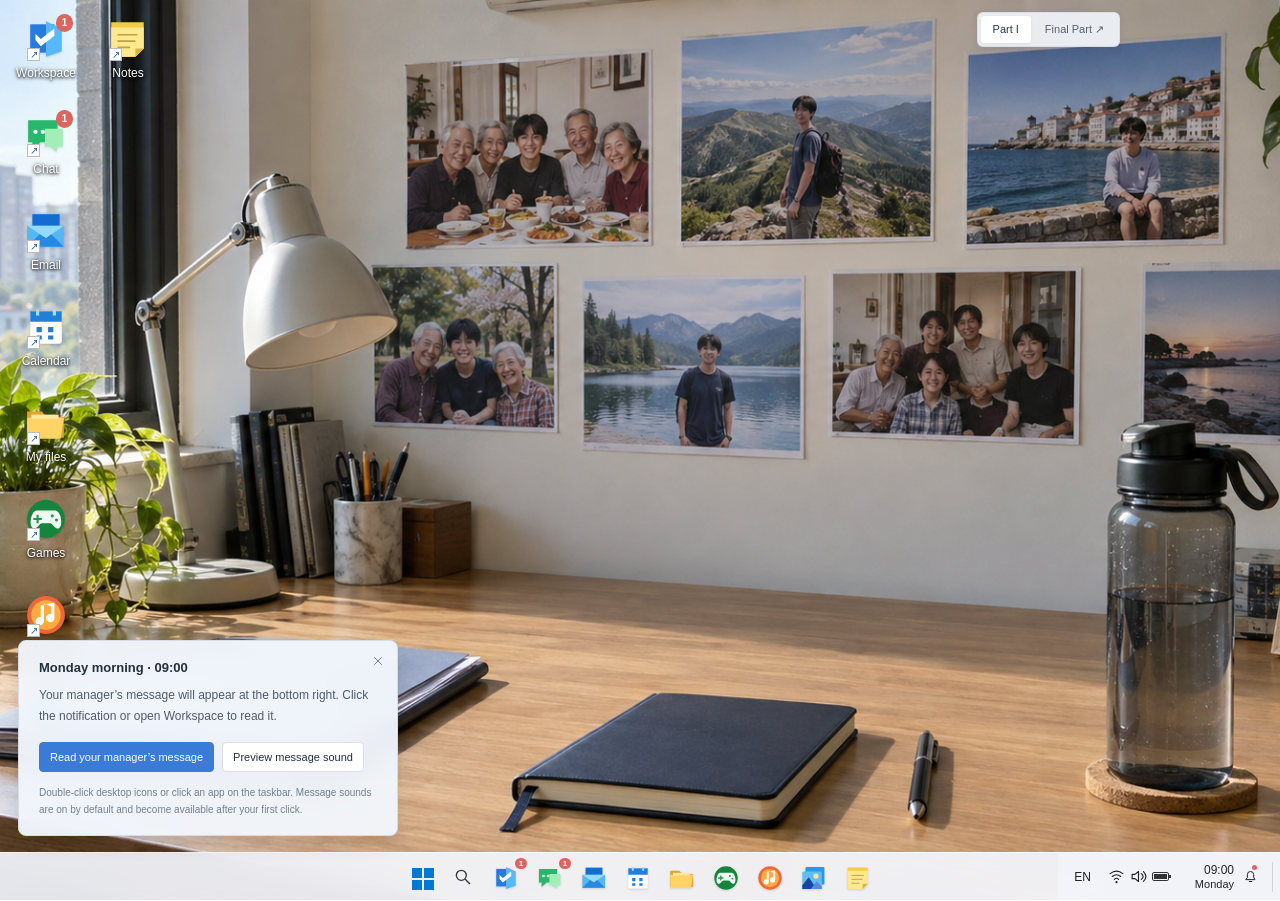
<file: index.html>
<!doctype html>
<html lang="en">
<head>
<meta charset="utf-8"><meta name="viewport" content="width=device-width,initial-scale=1">
<meta name="color-scheme" content="light"><link rel="icon" href="data:,">
<title>The Unsaved Work Log · Part I</title>
<link rel="stylesheet" href="desktop.css?v=20260927-final3"><link rel="stylesheet" href="office.css?v=20260927-final3">
<link rel="stylesheet" href="chapters.css?v=20260927-final3">
</head>
<body>
<nav class="chapter-switch" aria-label="Choose a part"><a href="index.html" aria-current="page">Part I</a><a href="final.html">Final Part ↗</a></nav>
<main id="desktop" aria-label="Personal computer desktop">
 <div id="shortcuts" aria-label="Desktop shortcuts"></div>
 <div id="desktop-context" hidden></div><div id="quick-settings" hidden></div>
 <div id="windows"></div><aside id="notification-center" hidden aria-label="Notification center"></aside>
 <div id="system-menu" hidden></div><footer id="taskbar" aria-label="Taskbar"></footer>
</main>
<div id="banners" aria-label="New message notifications" aria-live="polite"></div>
<div id="modal-root"></div><div id="toast-root" role="status" aria-live="polite"></div><div id="announcement" class="sr-only" aria-live="polite"></div>
<script src="english.js?v=20260927-final3"></script><script src="app.js?v=20260927-final3"></script><script src="leisure.js?v=20260927-final3"></script><script src="windows-shell.js?v=20260927-final3"></script><script src="desktop.js?v=20260927-final3"></script>
</body></html>
</file>
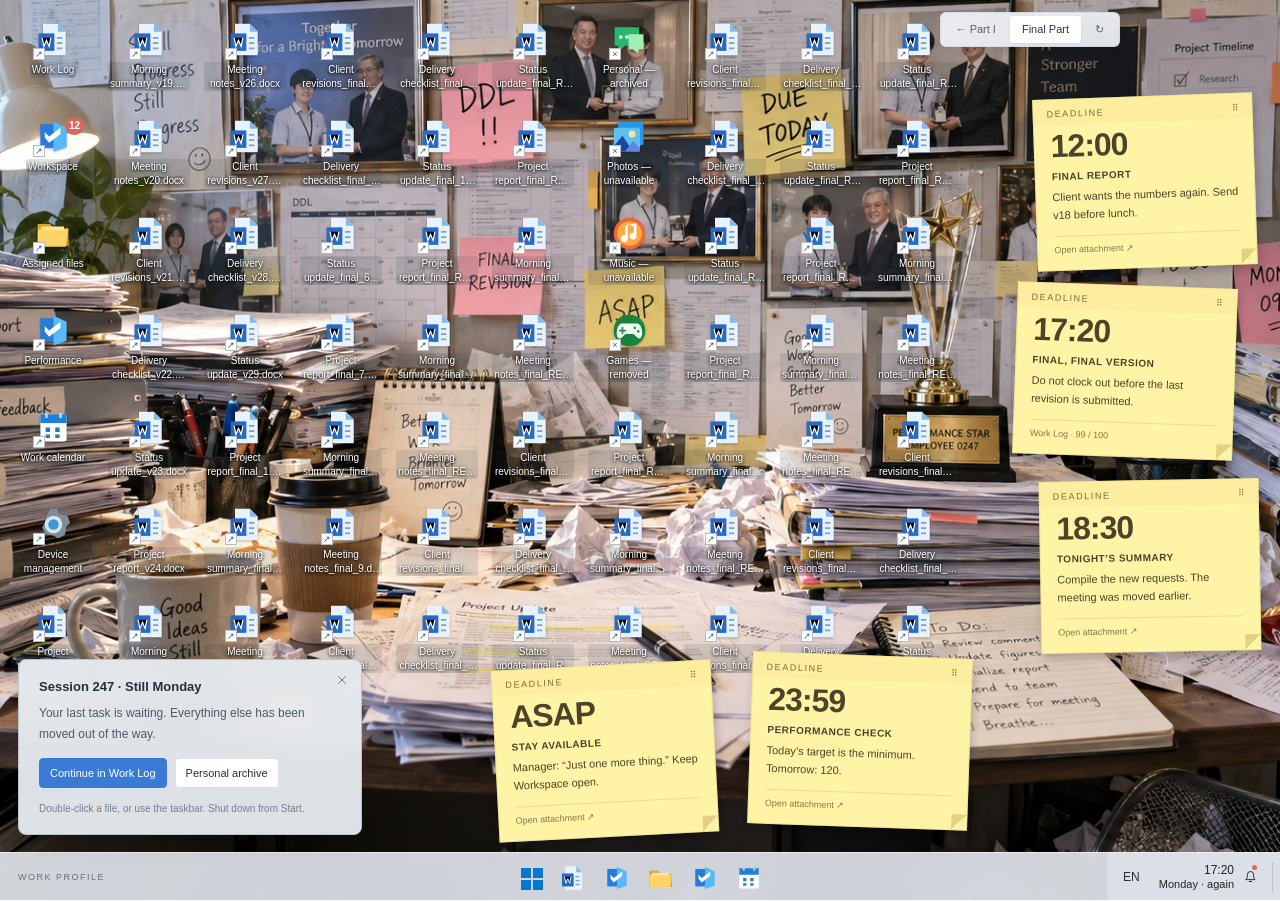
<file: final.html>
<!doctype html>
<html lang="en" data-part="final">
<head>
<meta charset="utf-8"><meta name="viewport" content="width=device-width,initial-scale=1">
<meta name="color-scheme" content="light"><link rel="icon" href="data:,">
<title>The Unsaved Work Log · Final Part</title>
<link rel="stylesheet" href="desktop.css?v=20260927-final3"><link rel="stylesheet" href="office.css?v=20260927-final3">
<link rel="stylesheet" href="chapters.css?v=20260927-final3"><link rel="stylesheet" href="final.css?v=20260927-final3">
</head>
<body>
<nav class="chapter-switch" aria-label="Choose a part"><a href="index.html">← Part I</a><a href="final.html" aria-current="page">Final Part</a><a href="final.html?restart=1" aria-label="Restart Final Part" title="Restart Final Part">↻</a></nav>
<main id="desktop" aria-label="Managed work computer desktop">
 <div id="shortcuts" aria-label="Desktop shortcuts"></div>
 <div id="desktop-context" hidden></div><div id="quick-settings" hidden></div>
 <div id="windows"></div><aside id="notification-center" hidden aria-label="Notification center"></aside>
 <div id="system-menu" hidden></div><footer id="taskbar" aria-label="Taskbar"></footer>
</main>
<div id="banners" aria-label="New message notifications" aria-live="polite"></div>
<div id="modal-root"></div><div id="toast-root" role="status" aria-live="polite"></div><div id="announcement" class="sr-only" aria-live="polite"></div>
<script src="english.js?v=20260927-final3"></script><script src="app.js?v=20260927-final3"></script><script src="leisure.js?v=20260927-final3"></script><script src="windows-shell.js?v=20260927-final3"></script><script src="final.js?v=20260927-final3"></script><script src="desktop.js?v=20260927-final3"></script>
</body></html>
</file>
<file: desktop.css>
:root{font-family:"Segoe UI","Microsoft YaHei UI","Microsoft YaHei","PingFang SC",sans-serif;color:#202020;font-size:14px;--line:#e5e5e5;--blue:#0067c0}*{box-sizing:border-box}body{margin:0;overflow:hidden}button,input,textarea{font:inherit}button{cursor:pointer;color:inherit}button:disabled{cursor:default;opacity:.5}button:focus-visible,textarea:focus-visible,input:focus-visible{outline:3px solid #79aeea;outline-offset:2px}[hidden]{display:none!important}.icon{width:20px;height:20px;fill:none;stroke:currentColor;stroke-width:1.6;stroke-linecap:round;stroke-linejoin:round;flex-shrink:0}button{border:0;background:none}.btn{display:inline-flex;align-items:center;justify-content:center;gap:7px;padding:9px 13px;border:1px solid #dbe1e7;border-radius:4px;background:#fff;font-size:13px}.btn.primary{background:#397bd7;border-color:#397bd7;color:#fff}.btn.soft{background:#edf4ff;color:#316ec5}.btn.link{border:0;color:#397bd7;background:transparent}.button-row{display:flex;gap:8px;align-items:center;flex-wrap:wrap}.sr-only{position:absolute;width:1px;height:1px;overflow:hidden;clip:rect(0,0,0,0)}#desktop{height:100dvh;background:#c7deef url('assets/wallpapers/personal-desk.png') center/cover;position:relative;overflow:hidden}#shortcuts{position:absolute;top:9px;left:5px;display:grid;grid-auto-flow:column;grid-template-rows:repeat(8,90px);gap:6px 0;z-index:1}.desktop-shortcut{width:82px;display:flex;align-items:center;flex-direction:column;gap:5px;border-radius:2px;border:1px solid transparent;padding:8px 2px;color:#fff;position:relative;text-shadow:0 1px 3px #000,0 1px 5px #0007;font-size:12px;line-height:1.4}.desktop-shortcut:hover{background:#ffffff17}.desktop-shortcut.selected{background:#7fc5ff40;border-color:#b9e0ff65}.app-icon{width:42px;height:42px;display:inline-flex;align-items:center;justify-content:center;flex-shrink:0;filter:drop-shadow(0 1px 1px #0002)}.app-icon .icon{width:25px;height:25px;stroke-width:1.7}.shortcut-badge,.taskbar-app b{position:absolute;top:3px;right:14px;border-radius:10px;min-width:17px;padding:2px 4px;background:#dc655e;color:#fff;font-size:10px;text-shadow:none}#taskbar{position:absolute;bottom:0;height:48px;width:100%;z-index:30000;display:flex;align-items:center;justify-content:center;background:#f3f5fbee;backdrop-filter:blur(14px);border-top:1px solid #ffffff88}.taskbar-system{width:40px;height:40px;padding:10px;color:#30343a;border-radius:4px;display:grid;place-items:center;flex-shrink:0}.taskbar-system:hover,.taskbar-app:hover{background:#fff7}.taskbar-apps{display:flex;align-items:center;gap:2px;min-width:0;overflow-x:auto;scrollbar-width:none;padding:0}.taskbar-app{position:relative;width:42px;height:40px;padding:8px;border-radius:4px;flex-shrink:0;display:grid;place-items:center}.taskbar-app .app-icon{width:26px;height:26px}.taskbar-app .icon{width:22px;height:22px}.taskbar-app.running:after{content:'';position:absolute;width:5px;height:3px;border-radius:3px;background:#6b7e81;bottom:0;left:calc(50% - 2px)}.taskbar-app.selected{background:#ffffffb0;box-shadow:0 1px 2px #0001}.taskbar-app.selected:after{width:16px;left:calc(50% - 8px);background:#0078d4}.taskbar-app b{right:2px;top:0}.system-tray{display:flex;align-items:center;gap:3px;position:absolute;right:0;height:100%;padding-left:8px;background:#f3f5fbcc}.system-tray button{position:relative;display:flex;gap:5px;align-items:center;border-radius:4px;padding:6px;height:40px}.system-tray button span{font-size:9px}.system-tray i{position:absolute;width:5px;height:5px;background:#dc655e;border-radius:50%;right:2px;top:0}.desktop-clock{display:grid;text-align:right;gap:1px;min-width:48px;color:#242424}.desktop-clock strong{font-weight:400;font-size:12px}.desktop-clock small{font-size:11px}.app-window{position:absolute;background:#fff;border:1px solid #0003;border-radius:8px;overflow:hidden;box-shadow:0 5px 15px #0002;display:flex;flex-direction:column;min-width:0}.app-window.foreground{box-shadow:0 12px 34px #0004,0 2px 8px #0002;border-color:#0004}.window-titlebar{height:32px;min-height:32px;display:flex;align-items:center;gap:8px;padding:0 0 0 11px;background:#f3f3f3;user-select:none;touch-action:none}.foreground .window-titlebar{background:#f3f3f3}.window-titlebar .app-icon{width:16px;height:16px}.window-titlebar .icon{width:15px;height:15px}.window-name{font-size:12px;font-weight:400;flex:1;overflow:hidden;text-overflow:ellipsis;white-space:nowrap}.window-controls{display:flex;align-self:stretch}.window-controls button{width:46px;padding:0;display:grid;place-items:center;border-radius:0}.window-controls button:hover{background:#dfe7ec}.window-controls [data-wm=close]:hover{background:#c42b1c;color:#fff}.window-content{overflow:auto;flex:1;min-height:0;position:relative;min-width:0}.resize-handle{position:absolute;right:0;bottom:0;width:14px;height:14px;cursor:nwse-resize;background:linear-gradient(135deg,transparent 60%,#adb9bf 61%,transparent 68%,#adb9bf 75%,transparent 82%);z-index:3;touch-action:none}.maximized .resize-handle{display:none}#banners{position:fixed;right:12px;bottom:60px;display:flex;flex-direction:column;gap:10px;z-index:50000;width:360px;pointer-events:none}.notification-banner{position:relative;border:1px solid #d2d5dc;border-radius:8px;background:#f4f5f9f7;backdrop-filter:blur(14px);box-shadow:0 5px 20px #0003;pointer-events:auto;animation:notify-in .2s ease-out}.banner-open{display:flex;gap:12px;text-align:left;width:100%;padding:19px 30px 19px 16px}.banner-open .app-icon{width:28px;height:28px}.banner-open .icon{width:21px}.banner-open>span:last-child{flex:1;min-width:0}.banner-open strong{font-size:12px;display:flex;gap:10px;align-items:center}.banner-open small{font-weight:400;color:#839094;font-size:10px}.banner-open p{margin:8px 0 0;line-height:1.65;font-size:13px;display:-webkit-box;-webkit-line-clamp:3;-webkit-box-orient:vertical;overflow:hidden}.banner-dismiss{position:absolute;right:5px;top:6px;padding:5px;color:#889497}.banner-dismiss .icon{width:14px;height:14px}@keyframes notify-in{from{transform:translateX(25px);opacity:0}to{transform:none;opacity:1}}#notification-center,#system-menu{position:absolute;bottom:60px;z-index:40000;background:#eef3fbf5;backdrop-filter:blur(14px);border:1px solid #ffffff99;border-radius:8px;box-shadow:0 12px 36px #0003}#notification-center{right:12px;width:360px;max-height:75vh;overflow:auto;padding:18px}#notification-center header{display:flex;justify-content:space-between;align-items:center;padding:0 0 12px}.notification-history{display:flex;gap:12px;text-align:left;background:#fff9;width:100%;padding:14px 10px;border-radius:7px;margin-bottom:8px}.notification-history .app-icon{width:26px;height:26px}.notification-history strong{font-size:12px}.notification-history p{font-size:12px;line-height:1.65}.notification-history small{color:#859196;font-size:10px}#system-menu{left:50%;transform:translateX(-50%);width:640px;padding:32px 32px 0;max-height:calc(100dvh - 75px);overflow:auto}#system-menu strong{font-weight:600;font-size:13px}#system-menu button{border-radius:4px}#system-menu button:hover{background:#ffffff88}#toast-root{position:fixed;top:22px;left:50%;transform:translateX(-50%);z-index:100001;pointer-events:none}.toast{display:flex;gap:10px;align-items:center;background:#fcfefb;padding:13px 22px;border-radius:9px;box-shadow:0 5px 25px #203f4133;max-width:85vw;line-height:1.6}.leisure-heading{padding:25px 30px 10px}.leisure-heading h2{font-size:23px;margin:8px 0}.leisure-heading small{color:#8b969d;font-size:10px;letter-spacing:2px}.file-breadcrumb{padding:14px 28px;border-block:1px solid #e9eded;color:#758289;font-size:12px}.file-grid{padding:25px;display:grid;grid-template-columns:repeat(3,minmax(0,1fr));gap:12px}.file-grid button{display:flex;flex-direction:column;align-items:center;gap:12px;padding:24px 10px;border-radius:8px;background:#f6f8f9;overflow-wrap:anywhere}.file-grid button:hover{background:#eaf1f7}.file-grid strong{font-size:12px}.file-grid small{font-size:10px;color:#88939a}.game-cover{padding:25px 30px;background:#3c405c;color:#f8f3e5}.game-cover small{font-size:10px;letter-spacing:2px;color:#c4c0df}.game-cover h2{font-size:25px;margin:12px 0}.game-cover p{font-size:12px;color:#cccedc}.game-meta{display:flex;gap:15px;align-items:center;padding:20px 25px}.game-meta span{flex:1;color:#808495;font-size:12px}.memory-board{display:grid;grid-template-columns:repeat(4,1fr);gap:12px;padding:0 25px}.memory-board button{height:90px;background:#edeaf5;border:1px solid #d9d3e8;border-radius:10px;color:#8a7fa4;font-size:33px;transition:background .15s}.memory-board .flipped{background:#fff3d7;color:#687766}.memory-board .matched{background:#e2eee6;opacity:1;color:#739985}.leisure-footnote{text-align:center;color:#90949f;font-size:11px;margin:23px}.music-hero{padding:26px 30px;display:flex;gap:26px;align-items:center;background:#f5e9e8}.music-hero h2{font-size:24px;margin:10px 0}.music-hero p,.music-hero small{color:#9a7f84;font-size:11px}.record{height:102px;width:102px;border-radius:50%;background:repeating-radial-gradient(#333641 0 3px,#444550 4px 5px);display:grid;place-items:center;box-shadow:0 7px 20px #55434e33}.record span{background:#c68e9d;border-radius:50%;padding:10px;color:#f8e3dd;font-size:23px}.track-list{padding:15px 25px}.track-list button{display:flex;width:100%;align-items:center;gap:20px;padding:13px;border-radius:7px;text-align:left}.track-list button.selected{background:#f6f0f1}.track-list button>span{font-size:11px;color:#9d8a91}.track-list strong{flex:1;font-size:13px}.track-list small{display:block;font-size:10px;font-weight:400;margin-top:5px;color:#968991}.music-controls{display:flex;align-items:center;gap:15px;padding:15px 30px;border-top:1px solid #eee}.music-status{font-size:11px;color:#8d7a81}.music-progress{flex:1;min-width:30px;height:4px;accent-color:#af7287}.photo-top,.note-top{display:flex;justify-content:space-between;align-items:center;padding:16px 24px;background:#f5f8f7;font-size:12px}.photo-top>span{color:#98a29e}.photo-view{margin:20px 25px 10px}.photo-view img{width:100%;height:300px;object-fit:contain;background:#edf2ef;border-radius:6px}.photo-view.large img{height:440px}.photo-view figcaption{display:flex;justify-content:space-between;font-size:12px;padding:14px 0}.photo-view figcaption span{color:#8b9692;font-size:11px}.photo-controls{display:flex;align-items:center;justify-content:space-between;padding:0 25px 20px;gap:10px}.photo-controls>div{display:flex;gap:8px}.photo-controls>div button{padding:2px;border:2px solid transparent;border-radius:5px}.photo-controls>div button.selected{border-color:#6ca6a0}.photo-controls img{width:52px;height:34px;object-fit:cover;display:block}[data-app=notes] .window-content{display:flex;flex-direction:column;background:#fff9df}.note-top{background:#f6ecc9}.note-editor{border:0;outline:none;resize:none;background:transparent;flex:1;min-height:220px;padding:25px 30px;line-height:2;color:#695f42;font-size:15px}.note-status{padding:12px 30px;color:#a39773;font-size:11px}
@media(max-width:700px){#shortcuts{top:9px;left:5px;gap:4px 0}.desktop-shortcut{width:75px;font-size:11px}.app-icon{width:38px;height:38px}#taskbar{padding:0;gap:0}.taskbar-system{padding:7px}.taskbar-apps{gap:0;padding:0}.taskbar-app{padding:7px;width:38px}.system-tray{gap:5px}.input-language,.tray-quick{display:none!important}.desktop-clock{font-size:10px;min-width:35px}#banners{width:min(360px,calc(100vw - 20px));right:10px;bottom:60px}#notification-center{width:calc(100vw - 20px);right:10px}.file-grid{grid-template-columns:repeat(2,minmax(0,1fr));padding:15px}.game-meta{flex-wrap:wrap;padding:15px}.memory-board{padding:0 15px;gap:8px}.memory-board button{height:72px}.photo-view{margin:15px}.photo-view img{height:230px}.photo-controls{padding:0 12px 15px}.music-hero{padding:20px;gap:16px}.music-controls{padding:15px;flex-wrap:wrap}.window-controls button{width:33px}}
@media(prefers-reduced-motion:reduce){*{animation:none!important;transition:none!important}}
.library-shelf{display:grid;grid-template-columns:1fr 1fr;gap:10px;padding:0 25px 22px}.library-shelf details{border:1px solid #e4e0eb;border-radius:8px;background:#f7f5fa;padding:14px;font-size:12px;color:#79708a}.library-shelf summary{cursor:pointer}.library-shelf small{display:block;font-size:9px;color:#a59aae;margin-top:5px}.library-shelf p{font-size:11px;line-height:1.8}
/* Windows 11 shell components. */
.fluent-icon svg{width:100%;height:100%;display:block}.windows-logo{width:24px;height:24px}.desktop-shortcut:after{content:'↗';font-family:Arial;position:absolute;top:38px;left:21px;background:#fff;color:#2762a1;font-size:10px;line-height:11px;width:11px;height:11px;text-shadow:none;border:1px solid #b9bbbf}.desktop-shortcut .shortcut-badge{top:4px;right:13px}.taskbar-center{display:flex;align-items:center;gap:2px;position:absolute;left:50%;transform:translateX(-50%);max-width:calc(100% - 390px)}.taskbar-apps::-webkit-scrollbar{display:none}.taskbar-app.running:after{height:3px;bottom:1px;background:#7c7c7c}.taskbar-app b{min-width:12px;font-size:8px;top:1px;right:0;padding:1px 3px}.tray-quick .icon{width:17px;height:17px}.input-language{font-size:12px;margin:0 8px}.battery-icon{width:17px;height:9px;border:1px solid #333;border-radius:2px;position:relative}.battery-icon:before{content:'';position:absolute;inset:1px;background:#333}.battery-icon:after{content:'';position:absolute;right:-3px;top:2px;height:3px;border-right:2px solid #333}.system-tray .show-desktop-edge{width:7px;padding:0;border-radius:0;height:30px;border-left:1px solid #0002;margin:0 1px 0 3px}.system-tray button:hover{background:#fff8}.system-tray .tray-date{gap:9px;padding-inline:8px}.tray-date>.icon{width:15px;height:15px}.system-tray i{right:9px;top:8px}.maximized{border-radius:0}.window-controls .icon{width:13px;height:13px;stroke-width:1.5}.window-controls [data-wm=close] .icon{width:16px;height:16px}.start-search{display:flex;align-items:center;gap:12px;background:#fff;border:1px solid #ced6e3;border-bottom:2px solid #0078d4;border-radius:5px;padding:9px 12px;margin-bottom:26px}.start-search .icon{width:16px;height:16px}.start-search input{border:0;outline:none;width:100%;font-size:12px;background:none}.start-heading{display:flex;align-items:center;justify-content:space-between;padding:0 18px;margin:22px 0 13px}.start-heading button{display:flex;gap:7px;align-items:center;background:#ffffff9c;border:1px solid #dce1e9;font-size:11px;padding:3px 8px}.start-heading .icon{width:12px;height:12px}.start-heading>span{font-size:11px;color:#606774}.start-app-grid{display:grid;grid-template-columns:repeat(6,1fr);gap:7px 0;min-height:165px}.start-app-grid button{display:flex;flex-direction:column;align-items:center;justify-content:center;gap:7px;padding:12px 4px;font-size:11px}.start-app-grid .app-icon{width:31px;height:31px}.start-recent{display:grid;grid-template-columns:1fr 1fr;padding:0 8px 20px;gap:5px}.start-recent button{display:flex;gap:13px;align-items:center;text-align:left;padding:13px 10px;font-size:12px}.start-recent .app-icon{width:30px;height:30px}.start-recent small{display:block;color:#666;font-size:10px;margin-top:5px}.start-footer{margin:0 -32px;padding:17px 45px;display:flex;justify-content:space-between;align-items:center;background:#dfe8f36b;border-top:1px solid #cbd4df5c}.local-account{display:flex;gap:12px;align-items:center;font-size:12px}.local-account>span{width:30px;height:30px;border-radius:50%;display:grid;place-items:center;background:#b8ccdf;color:#36546f}.start-footer button{padding:6px}.power-menu{position:absolute;right:25px;bottom:68px;width:200px;padding:5px;border:1px solid #ccc;border-radius:7px;background:#f8f9fc;box-shadow:0 5px 20px #0002}.power-menu button{display:flex;align-items:center;gap:12px;width:100%;padding:12px;text-align:left;font-size:12px}#desktop-context,#quick-settings{position:absolute;z-index:45000;background:#f5f7fcf7;backdrop-filter:blur(14px);border:1px solid #d6d9df;border-radius:8px;box-shadow:0 6px 22px #0003}#desktop-context{width:245px;padding:5px}#desktop-context button{display:flex;align-items:center;gap:13px;width:100%;padding:10px;border-radius:4px;text-align:left;font-size:12px}#desktop-context button:hover{background:#e4e9f0}#desktop-context .icon{width:17px;height:17px}#desktop-context hr{border:0;border-top:1px solid #dde0e5;margin:4px}#quick-settings{bottom:60px;right:12px;width:300px;padding:20px}#quick-settings h3{font-size:14px;margin:0 0 18px}.sound-tile{display:flex;align-items:center;gap:12px;padding:16px;background:#fff;border:1px solid #d6dbe2;border-radius:5px;width:100%;font-size:12px}.sound-tile.enabled{color:#fff;background:#0067c0}#quick-settings p{color:#6d7680;font-size:11px;line-height:1.7}#quick-settings footer{display:flex;align-items:center;justify-content:space-between;margin-top:20px;font-size:11px;color:#687482}#quick-settings .app-icon{width:22px;height:22px}.settings-layout{display:flex;min-height:100%;background:#f7f8fa}.settings-sidebar{width:195px;flex-shrink:0;padding:25px 12px;background:#eef0f5}.settings-user{display:flex;align-items:center;gap:12px;margin-bottom:32px;font-size:13px}.settings-user>b{width:45px;height:45px;display:grid;place-items:center;border-radius:50%;background:#c3d6e7;font-size:20px;font-weight:400}.settings-user small{display:block;font-size:11px;color:#6d7581;margin-top:3px}.settings-sidebar>button{display:flex;align-items:center;gap:12px;padding:12px;width:100%;font-size:12px;text-align:left;border-radius:4px;margin-bottom:6px}.settings-sidebar .active{background:#dde7f3;border-left:3px solid #0067c0}.settings-main{padding:25px 30px;flex:1;min-width:0}.settings-main h1{font-size:23px!important;font-weight:600;margin-bottom:22px}.settings-main h1 span{color:#89929e;padding:0 10px}.background-preview{width:310px;max-width:100%;height:175px;background-size:cover;background-position:center;border-radius:7px;box-shadow:0 2px 4px #0003;margin-bottom:20px;position:relative;overflow:hidden}.background-preview>div{position:absolute;bottom:0;height:10px;background:#e8eefce6;width:100%}.setting-row{display:flex;justify-content:space-between;align-items:center;gap:14px;padding:16px;border:1px solid #e3e5e9;background:#fff;border-radius:5px;font-size:12px}.setting-row strong{font-weight:500}.setting-row small{display:block;color:#757c85;font-size:11px}.setting-value{border:1px solid #d9dce1;border-radius:4px;padding:5px 14px;white-space:nowrap}.settings-main h3{font-size:13px;margin:22px 0 12px}.wallpaper-options{display:grid;grid-template-columns:repeat(3,1fr);gap:10px}.wallpaper-options button{padding:3px;text-align:left;border:2px solid transparent;border-radius:7px}.wallpaper-options button[aria-pressed=true]{border-color:#0067c0}.wallpaper-options img{display:block;width:100%;height:75px;object-fit:cover;border-radius:3px}.wallpaper-options span{font-size:10px;line-height:1.5;display:block;padding:5px 1px;color:#4a5462}.wallpaper-note{font-size:11px;color:#687788;margin:14px 0!important}
@media(max-width:1000px){.taskbar-center{left:12px;transform:none;max-width:calc(100% - 220px)}}
@media(max-width:700px){.taskbar-center{left:2px;max-width:calc(100% - 95px)}.taskbar-system{width:35px}.system-tray{padding:0}.tray-date>.icon{display:none}.system-tray .tray-date{padding:4px}.settings-sidebar{display:none}.settings-main{padding:20px}.wallpaper-options{gap:5px}.wallpaper-options img{height:58px}#system-menu{width:calc(100% - 16px);padding:22px 18px 0}.start-app-grid{grid-template-columns:repeat(4,1fr)}.start-heading{padding:0}.start-recent{padding:0 0 18px}.start-recent button{padding:10px 5px;font-size:11px;gap:8px}.start-footer{margin:0 -18px;padding:15px 25px}.desktop-shortcut .app-icon{width:42px;height:42px}.desktop-shortcut{width:82px}.notification-banner{border-radius:8px}}
.start-app-grid.all-apps-list{grid-template-columns:1fr 1fr}.start-app-grid.all-apps-list button{flex-direction:row;justify-content:flex-start;padding:8px 18px;gap:15px}.start-app-grid.all-apps-list .app-icon{width:25px;height:25px}
#entry-guide{position:absolute;left:18px;bottom:64px;z-index:31000;width:380px;max-width:calc(100vw - 36px);padding:19px 20px 17px;border:1px solid #d6dce5;border-radius:8px;background:#f2f6fcf5;backdrop-filter:blur(12px);box-shadow:0 5px 22px #0002;color:#25303d}#entry-guide>strong{display:block;padding-right:20px;font-size:13px;font-weight:600}#entry-guide p{font-size:12px;line-height:1.8;margin:10px 0 14px;color:#4f5b69}#entry-guide small{display:block;font-size:10px;color:#74808f;line-height:1.7;margin-top:12px}.entry-actions{display:flex;gap:8px;flex-wrap:wrap}.entry-actions .btn{font-size:11px;padding:8px 10px}.entry-close{position:absolute;right:8px;top:9px;color:#687584;padding:4px}.entry-close .icon{width:14px;height:14px}@media(max-width:700px){#entry-guide{left:10px;bottom:60px;max-width:calc(100vw - 20px);width:360px}}
</file>
<file: office.css>
/* Office-specific surfaces. Desktop geometry lives exclusively in desktop.css. */
.app-surface{font-size:13px;line-height:1.65}.app-surface h1,.app-surface h2,.app-surface h3{margin-top:0;font-weight:600}.app-surface h1{font-size:22px}.app-surface h2{font-size:17px}.app-surface h3{font-size:15px}.app-surface p{margin:7px 0}.app-surface .tiny,.app-surface .subtext{color:#859099;font-size:11px}.app-surface .eyebrow{color:#8e9aa4;font-size:9px;letter-spacing:1.5px}.app-surface .chip{display:inline-flex;align-items:center;border-radius:4px;padding:3px 8px;font-size:10px;background:#f0f3f6;color:#7c8793}.app-surface .chip.done{background:#ebf6f0;color:#478b6b}.app-surface .chip.blue{background:#edf4ff;color:#497dc3}.app-surface .chip.warm{background:#fbf2e6;color:#ae8b55}.app-surface .view-heading{display:flex;justify-content:space-between;align-items:center;padding:23px 26px 16px}.app-surface .view-heading h1{margin:5px 0}.app-surface .view-heading p{margin:0}.app-surface .card{background:#fff;border:1px solid #e5eaf0;border-radius:9px;padding:21px}.app-surface .stack{display:flex;flex-direction:column;gap:17px}.app-surface .dashboard{display:grid;grid-template-columns:1fr 205px;gap:17px}.app-surface .welcome{display:flex;align-items:center;justify-content:space-between;margin-bottom:20px}.app-surface .welcome h1{margin:7px 0}.app-surface .daytag{font-size:11px;display:flex;gap:7px;color:#8797a3}.app-surface .card-head{display:flex;justify-content:space-between;align-items:center;margin-bottom:15px}.app-surface .card-title{display:flex;gap:8px;align-items:center;margin:0}.app-surface .performance .perf-head{display:flex;justify-content:space-between;color:#8c98a3;font-size:12px}.app-surface .perf-number{display:flex;align-items:baseline;gap:9px;margin:16px 0}.app-surface .perf-number strong{font-size:36px;font-weight:500}.app-surface .perf-number span{color:#98a5b0;font-size:13px}.app-surface .progress-track{height:5px;background:#edf1f5;border-radius:4px;overflow:hidden}.app-surface .progress-fill{height:100%;background:#6f9ade}.app-surface .perf-note{font-size:10px;display:flex;justify-content:space-between;color:#92a1ad;margin-top:13px}.app-surface .task{display:flex;width:100%;gap:12px;align-items:center;padding:15px 0;text-align:left;border-top:1px solid #edf0f3}.app-surface .task-main{flex:1;min-width:0;display:flex;flex-direction:column;gap:4px}.app-surface .task-name{font-weight:500}.app-surface .task-desc{font-size:10px;color:#8c9ba7}.app-surface .task-check{display:flex;color:#8295a9}.app-surface .task.done .task-check{color:#6e9d86}.app-surface .task-status,.app-surface .task-reward{font-size:10px;color:#8c9ba7}.app-surface .task-status.complete{color:#63977d}.app-surface .task-table-head{display:flex;gap:30px;color:#a2acb5;font-size:10px;padding-bottom:9px}.app-surface .task-table-head span:first-child{flex:1}.app-surface .task-guidance{font-size:10px;color:#95a2af;display:flex;gap:7px;margin-top:12px}.app-surface .extra-card{padding:20px;background:#f1f5fb;border-radius:8px}.app-surface .extra-card .top{display:flex;justify-content:space-between}.app-surface .extra-card h3{margin:13px 0 4px}.app-surface .extra-card p{font-size:12px;color:#8b9bad}.app-surface .inbox-preview{display:flex;gap:12px;align-items:center;width:100%;padding:17px;border:1px solid #e6ecf1;border-radius:7px;text-align:left;margin-bottom:10px;background:#fff}.app-surface .inbox-info{flex:1;min-width:0}.app-surface .inbox-info strong{font-size:12px}.app-surface .inbox-info p{font-size:11px;color:#8d9ba6}.app-surface .document-list{padding:0 25px}.app-surface .office-header{display:flex;justify-content:space-between;background:#f8fafc;border-bottom:1px solid #e6ebf1;padding:14px 24px;font-size:11px;color:#8191a2}.app-surface .office-header>span:first-child{color:#586d88;font-weight:600;letter-spacing:1px}.app-surface .office-header strong{color:#4d6e9a;margin-left:6px;font-size:14px}.app-surface .office-tabs{display:flex;gap:22px;padding:0 24px;border-bottom:1px solid #e8edf2;background:#fff;flex-shrink:0}.app-surface .office-tabs button{padding:12px 2px;font-size:12px;border-bottom:2px solid transparent;color:#8593a3}.app-surface .office-tabs button.active{color:#397bd7;border-color:#397bd7}.app-surface .office-view{flex:1;min-height:0;overflow:auto;background:#f7f9fc;padding:25px}.app-surface .office-view.messaging{padding:0;display:flex;flex-direction:column}.app-surface .office-view.messaging>.view-heading{display:none}[data-app=office]>.window-content{display:flex;flex-direction:column}.app-surface .footerbar{display:flex;justify-content:space-between;align-items:center;border-top:1px solid #e6ebf2;padding:10px 20px;background:#fff;flex-shrink:0;gap:10px}.app-surface .foot-status{display:flex;gap:7px;font-size:10px;color:#94a0ac;align-items:center}.app-surface .status-dot{width:5px;height:5px;border-radius:50%;background:#d5b16b}.app-surface .status-dot.saved{background:#7ca991}.app-surface .footerbar .btn{font-size:11px;padding:7px 10px}.app-surface .chat-layout{display:flex;flex:1;min-height:0;height:100%}.app-surface .chat-contacts{width:184px;flex-shrink:0;background:#f1f4f7;border-right:1px solid #e4e9ef;padding:20px 10px}.app-surface .contact-label,.app-surface .contact-search{font-size:10px;color:#99a4af;padding:0 12px 15px}.app-surface .contact{display:flex;align-items:center;gap:10px;padding:12px;border-radius:7px;width:100%;text-align:left;margin-bottom:5px}.app-surface .contact[aria-current],.app-surface .contact.selected{background:#e3ebf5}.app-surface .contact strong{font-size:12px;font-weight:500}.app-surface .contact p,.app-surface .contact-note{font-size:10px;color:#99a5b1;line-height:1.8}.app-surface .contact-note{padding:10px 12px}.app-surface .avatar{display:inline-grid;place-items:center;background:#8b9db6;color:#fff;border-radius:8px;width:32px;height:32px;font-size:12px;flex-shrink:0}.app-surface .avatar.friend{background:#82a991}.app-surface .avatar.self{background:#8fabc3}.app-surface .chat-main{display:flex;flex-direction:column;flex:1;min-width:0;min-height:0;background:#fbfcfd}.app-surface .chat-titlebar{display:flex;justify-content:space-between;align-items:center;padding:14px 23px;border-bottom:1px solid #e8edf1;flex-shrink:0}.app-surface .chat-titlebar strong{font-size:13px;font-weight:500}.app-surface .chat-titlebar p{font-size:9px;color:#98a4af;margin:1px 0}.app-surface .chat-titlebar>.icon{color:#a8b5bf}.app-surface .chat-stream{overflow:auto;flex:1;min-height:0;padding:15px 22px;scrollbar-width:thin}.app-surface .chat-time{text-align:center;font-size:9px;color:#acb5bd;margin:12px 0}.app-surface .bubble-row{display:flex;gap:10px;align-items:flex-start;margin:0 0 16px}.app-surface .bubble-row.mine{flex-direction:row-reverse}.app-surface .bubble{background:#fff;border:1px solid #e3e9ee;border-radius:2px 9px 9px 9px;padding:12px 15px;max-width:85%;font-size:12px;line-height:1.8;overflow-wrap:anywhere}.app-surface .mine .bubble{background:#e7f0fc;border-color:#dbe6f3;border-radius:9px 2px 9px 9px}.app-surface .attachment{display:flex;gap:10px;align-items:center;background:#f4f7fa;border:1px solid #e0e7ef;border-radius:6px;padding:13px 15px;font-size:11px;margin-top:12px;width:100%;text-align:left;color:#57708e}.app-surface .chat-composer{padding:13px 20px 18px;border-top:1px solid #e5ebef;background:#fff;flex-shrink:0}.app-surface .composer-toolbar{display:flex;gap:13px;align-items:center;color:#a2afba;margin-bottom:12px;font-size:9px}.app-surface .composer-toolbar .icon{width:16px;height:16px}.app-surface .composer-label{display:flex;justify-content:space-between;gap:5px;color:#96a4af;font-size:10px;margin-bottom:9px}.app-surface .reply-buttons{display:flex;flex-wrap:wrap;gap:6px}.app-surface .reply-btn{border:1px solid #dfe7ed;border-radius:6px;padding:8px 11px;font-size:11px;text-align:left;background:#fff}.app-surface .reply-btn.selected{color:#6c947e;background:#f0f6f2}.app-surface .quiet-composer{font-size:11px;color:#a0abb5}.app-surface .conversation-tasks{border-top:1px solid #e0e6ee;margin-top:15px;padding-top:15px}.app-surface .shelf-label{font-size:10px;color:#a0abb7;margin:0 10px 10px}.app-surface .conversation-tasks button{display:flex;align-items:center;gap:7px;width:100%;padding:9px 5px;font-size:10px;text-align:left}.app-surface .conversation-tasks button .icon{width:14px;height:14px}.app-surface .conversation-tasks button span{flex:1}.app-surface .conversation-tasks small{font-size:9px;color:#8e9cab}[data-app=chat] .window-content{display:flex;flex-direction:column;background:#f7faf7}[data-app=chat] .view-heading{display:none}[data-app=chat] .chat-contacts{background:#eaf0eb;width:145px}[data-app=chat] .contact.selected{background:#dae7dd}[data-app=chat] .chat-main{background:#f6f8f5}[data-app=chat] .mine .bubble{background:#dfeede;border-color:#d6e8d6}[data-app=chat] .chat-titlebar,[data-app=chat] .chat-composer{background:#f9fbf8}.unread-number{font-size:9px;color:#fff;background:#cf7771;border-radius:10px;margin-left:10px;padding:2px 5px}.app-surface .document-toolbar{display:flex;justify-content:space-between;padding:13px 25px;border-bottom:1px solid #e8ecf0;color:#9aa5af;font-size:10px}.app-surface .document-body{padding:30px;flex:1;overflow:auto;min-height:0}.app-surface .document-grid{display:grid;grid-template-columns:1fr 220px;gap:30px}.app-surface .doc-heading{font-size:23px;font-weight:600;margin-bottom:9px}.app-surface .doc-byline{color:#a3adb6;font-size:10px}.app-surface .doc-section{margin:32px 0 15px;font-size:13px;font-weight:600}.app-surface .doc-table,.app-surface .journal-table{width:100%;border-collapse:collapse;font-size:12px}.app-surface .doc-table th,.app-surface .doc-table td,.app-surface .journal-table th,.app-surface .journal-table td{text-align:left;padding:12px 10px;border-bottom:1px solid #e9edf1}.app-surface .doc-table th,.app-surface .journal-table th{font-weight:400;font-size:11px;color:#8f9ba6;background:#f7f9fb}.app-surface .doc-old{text-decoration:line-through;color:#adb6bf;margin-right:15px}.app-surface .doc-highlight{background:#fff2c8;padding:3px 5px}.app-surface .doc-line{font-size:12px;line-height:2}.app-surface .document-aside{background:#f6f8fb;padding:18px;border-radius:8px}.app-surface .doc-comment{border-left:2px solid #90acd1;padding-left:12px;font-size:11px;line-height:1.9;color:#8292a3}.app-surface .doc-comment strong{color:#637d9d;font-size:11px}.app-surface .doc-checks-title{font-size:11px;margin:25px 0 12px;color:#76889b}.app-surface .checkline{display:flex;align-items:flex-start;gap:8px;margin:12px 0;font-size:11px;line-height:1.8}.app-surface .checkline input{margin-top:4px;accent-color:#477fc5;flex-shrink:0}.app-surface .document-actions{display:flex;justify-content:space-between;gap:15px;align-items:center;padding:16px 25px;border-top:1px solid #e4eaf1;background:#fafcfd;flex-shrink:0}.app-surface .document-actions>span{font-size:10px;color:#91a1ad}[data-app=document] .window-content,[data-app=email] .window-content{display:flex;flex-direction:column}.app-surface .email-field{border-bottom:1px solid #e9edf1;padding:13px 0;font-size:12px}.app-surface .email-field>span{display:inline-block;width:75px;color:#97a5b1}.app-surface .email-body{padding:28px 0;font-size:13px;line-height:1.9}.app-surface .small-file,.app-surface .folder-row{display:flex;gap:12px;align-items:center;padding:15px;background:#f4f7fb;border:1px solid #e3eaf2;border-radius:7px;margin:10px 0;font-size:12px}.app-surface .meeting-list{padding-left:20px;line-height:2.5}.app-surface .modal-description{color:#8293a3;font-size:12px;line-height:1.8}.app-surface .overtime-note{background:#fff3dd;color:#a18455;padding:15px;border-radius:6px;margin-top:22px;font-size:12px}.app-surface .local-reminder{margin-top:18px;border:1px solid #e1e8df;background:#f5f8f1;padding:14px;border-radius:7px;color:#71816c;font-size:11px}.app-surface .calendar-layout{padding:0 25px;display:grid;grid-template-columns:1fr 175px;gap:16px}.app-surface .calendar-date{display:flex;gap:17px;align-items:center;border-bottom:1px solid #ecede8;padding-bottom:17px}.app-surface .calendar-num{font-size:31px;color:#b69874}.app-surface .calendar-num span{display:block;font-size:9px}.app-surface .calendar-date h2{font-size:14px;margin:0}.app-surface .calendar-date p{font-size:10px;color:#9b9d95}.app-surface .calendar-row{display:flex;gap:15px;margin:22px 0}.app-surface .cal-time{font-size:11px;color:#9b9f96}.app-surface .cal-event{padding-left:13px;border-left:3px solid #a3b4a0;flex:1}.app-surface .cal-event h3{font-size:13px}.app-surface .calendar-detail-link{padding:0;font-weight:600;text-decoration:underline;text-decoration-color:#bfccba;text-underline-offset:4px}.app-surface .calendar-state{display:block;font-weight:400;font-size:9px;color:#9bab94;margin-top:4px}.app-surface .cal-event p{font-size:10px;color:#939e8c}.app-surface .calendar-note{background:#fbf8ef;line-height:2.3;font-size:12px;color:#a19981}.app-surface .event-detail{margin:20px 25px;padding:20px;background:#edf3e9;border-radius:7px;font-size:12px;color:#6f8065}.app-surface .journal-meta{display:flex;justify-content:space-between;align-items:center;margin-bottom:24px}.app-surface .journal-date{color:#a1aebb;font-size:9px;letter-spacing:1px}.app-surface .journal-total{display:flex;justify-content:space-between;padding:20px 10px;font-size:12px}.app-surface .journal-disclaimer{font-size:10px;color:#a3aeba}.app-surface .empty-note{padding:20px;color:#a4afb9;font-size:12px}.app-surface .unsaved-draft{padding:20px;color:#8393a2}.app-surface .tuesday-task{display:flex;align-items:center;gap:12px;padding:18px 0;border-top:1px solid #e8edf2}
#modal-root .modal-backdrop{position:fixed;inset:0;background:#192f365b;backdrop-filter:blur(5px);z-index:100000;display:grid;place-items:center;padding:20px}#modal-root .modal{background:#fff;border:1px solid #e4e9eb;border-radius:14px;box-shadow:0 25px 80px #10232e55;width:min(570px,100%);max-height:90dvh;overflow:auto;outline:none}#modal-root .modal-header{display:flex;align-items:center;justify-content:space-between;padding:20px 25px;border-bottom:1px solid #e9edef}#modal-root h2{display:flex;align-items:center;gap:10px;font-size:16px;font-weight:600;margin:0}#modal-root .close-btn{padding:4px;color:#a0acb2}#modal-root .modal-body,#modal-root .scene{padding:25px;line-height:1.9;font-size:13px}#modal-root h3{font-size:19px;margin:0 0 15px}#modal-root .modal-description{color:#73838e}#modal-root .tiny,#modal-root .scene-quiet{font-size:11px;color:#96a0a8}#modal-root .modal-actions{padding:18px 25px;display:flex;align-items:center;justify-content:space-between;gap:15px;border-top:1px solid #e9edef}#modal-root .departure-options{border:0;padding:10px 0;margin:0}#modal-root legend{font-size:11px;color:#8c9aa3}#modal-root .departure-options label{display:flex;gap:12px;border:1px solid #e3e9ed;border-radius:8px;padding:17px;margin:10px 0;align-items:flex-start}#modal-root input{accent-color:#467abb}#modal-root .departure-options small{display:block;color:#8c9ba5;font-size:11px;font-weight:400;margin-top:6px}#modal-root .checkline{display:flex;gap:10px;font-size:11px;padding:12px;background:#f5f7f8;border-radius:6px}#modal-root .checkline small{display:block;color:#98a5ad;font-size:10px}#modal-root .eyebrow{font-size:11px;color:#93a0a6;margin-bottom:22px;letter-spacing:1px}#modal-root .help-storage{padding:13px;background:#f2f6f8;color:#7d8e9d;border-radius:6px;font-size:11px}
@media(max-width:700px){.app-surface .chat-contacts{width:112px;padding:12px 5px}.app-surface .contact{padding:10px 6px;gap:6px}.app-surface .contact-note{display:none}.app-surface .conversation-tasks button{font-size:9px}.app-surface .conversation-tasks small{display:none}.app-surface .chat-stream{padding:10px}.app-surface .bubble-row{gap:6px}.app-surface .bubble{padding:9px;font-size:11px}.app-surface .bubble-row .avatar{width:25px;height:25px;font-size:10px}.app-surface .chat-composer{padding:12px}.app-surface .composer-label{flex-wrap:wrap}.app-surface .reply-btn{font-size:10px;padding:7px}.app-surface .document-grid{grid-template-columns:1fr;gap:20px}.app-surface .document-body{padding:20px}.app-surface .document-aside{padding:15px}.app-surface .document-actions{padding:12px}.app-surface .document-actions>span{max-width:120px}.app-surface .dashboard{grid-template-columns:1fr}.app-surface .dashboard>.stack:nth-child(2){order:-1}.app-surface .welcome .daytag{display:none}.app-surface .office-view{padding:16px}.app-surface .card{padding:15px}.app-surface .calendar-layout{grid-template-columns:1fr;padding:0 16px 15px}.app-surface .view-heading{padding:18px}.app-surface .calendar-note{display:none}[data-app=chat] .chat-contacts{width:91px}.app-surface .contact .avatar{width:25px;height:25px}.app-surface .contact-label{padding-left:6px}.app-surface .unread-number{margin-left:2px}.app-surface .task-desc{font-size:9px}.app-surface .task-chevron{display:none}.app-surface .footerbar{padding:9px 12px}.app-surface .footerbar .btn .icon{display:none}.app-surface .office-header{padding:12px 18px}}
/* Keep longer English confirmation copy readable on small screens. */
@media(max-width:700px){#modal-root .modal-body,#modal-root .scene{padding:18px;line-height:1.65}#modal-root .modal-header{padding:16px 18px}#modal-root .departure-options label{padding:12px}#modal-root .modal-actions{padding:12px 18px;position:sticky;bottom:0;background:#fff;gap:10px}#modal-root .modal-actions .btn{white-space:normal;line-height:1.4;min-height:38px}}
</file>
<file: chapters.css>
.chapter-switch{position:fixed;top:12px;right:160px;z-index:46000;display:flex;padding:3px;gap:2px;background:#eff3f8ed;border:1px solid #aab8c744;border-radius:6px;box-shadow:0 2px 8px #0001;font:11px 'Segoe UI',sans-serif;backdrop-filter:blur(12px)}.chapter-switch a{padding:7px 12px;text-decoration:none;color:#556170;border-radius:3px}.chapter-switch a[aria-current=page]{background:#fff;color:#273b50;box-shadow:0 1px 3px #0001}.chapter-switch a:hover{background:#fff9}.chapter-switch a:focus-visible{outline:2px solid #0067c0}
</file>
<file: final.css>
/* The original full-colour desktop is crowded out by work files and deadlines. */
html[data-part=final]{--blue:#486578;color:#29323b}
html[data-part=final] #desktop{background:#c7deef;isolation:isolate}
html[data-part=final] #desktop:before{content:'';position:absolute;inset:0;background:url('assets/wallpapers/work-desk-performance-star.png') center/cover;z-index:-2}

html[data-part=final] #shortcuts{top:15px;left:8px;bottom:116px;max-width:calc(100% - 245px);overflow:auto;align-content:start;scrollbar-width:thin;scrollbar-color:#b7c2cb55 transparent;gap:6px}
html[data-part=final] .desktop-shortcut{width:90px;height:91px;font-size:10px;line-height:1.35;gap:5px;padding:6px 3px}
html[data-part=final] .desktop-shortcut>span:not(.app-icon){overflow-wrap:anywhere;display:-webkit-box;-webkit-line-clamp:2;-webkit-box-orient:vertical;overflow:hidden}
html[data-part=final] .desktop-shortcut .app-icon{width:35px;height:35px;filter:drop-shadow(0 1px 1px #0004)}
html[data-part=final] .desktop-shortcut:after{left:24px;top:32px;font-size:9px;width:10px;height:10px;line-height:10px}
html[data-part=final] .personal-remnant{opacity:1}
html[data-part=final] .personal-remnant:after{content:'×';color:#555}
html[data-part=final] #taskbar,html[data-part=final] .system-tray{background:#dce1e7ef}
html[data-part=final] .taskbar-app .app-icon{filter:none}
.managed-taskbar{position:absolute;left:18px;color:#66717d;font:9px 'Segoe UI',sans-serif;letter-spacing:1.5px}
html[data-part=final] .app-window{border-color:#a6afb7;border-radius:6px;box-shadow:0 18px 60px #10192366,0 2px 8px #0002}
html[data-part=final] .window-titlebar{background:#e3e7eb}
html[data-part=final] .foreground .window-titlebar{background:#f0f2f4}
html[data-part=final] .window-titlebar .app-icon{filter:none}
html[data-part=final] .window-content{display:flex;flex-direction:column;background:#f9fafb;overflow:auto;min-height:0}
html[data-part=final] .btn.primary{background:#397bd7;border-color:#397bd7}
html[data-part=final] #entry-guide{width:344px;background:#e6ebeff5;border-color:#b9c3cb;bottom:65px}
html[data-part=final] #entry-guide p{margin:9px 0 12px}
html[data-part=final] .notification-banner{background:#e7ecf1f7;border-color:#a9b6c2;box-shadow:0 8px 24px #0003}
.final-progress{height:4px;background:#d9e0e6;overflow:hidden}.final-progress i{display:block;height:100%;background:#6f9ade;transition:width .6s ease}
.final-toolbar{display:flex;justify-content:space-between;gap:14px;padding:11px 21px;background:#edf0f3;border-bottom:1px solid #dbe1e5;color:#72808e;font-size:10px;flex-shrink:0}.final-toolbar>span:first-child{overflow:hidden;text-overflow:ellipsis;white-space:nowrap}.final-toolbar>span:last-child{white-space:nowrap}
.final-document{padding:27px 32px;overflow:auto;flex:1;min-height:0}.final-document h1{font-size:27px!important;line-height:1.22;font-weight:500;margin:10px 0 10px}.final-document p{font-size:12px;line-height:1.7}.muted{color:#778594}.eyebrow{font-size:9px;letter-spacing:1.6px;color:#778797}.document-heading{display:flex;align-items:flex-start;justify-content:space-between;gap:12px}.document-heading h1{margin:8px 0 6px}.document-heading p{margin:0}.final-stamp{font-size:9px;letter-spacing:1px;white-space:nowrap;border:1px solid #cbd4dc;padding:7px 8px;color:#8b99a6;margin-top:3px}
.log-metric{display:flex;gap:30px;align-items:center;justify-content:space-between;padding:22px 0 12px}.log-metric>div>span{font-size:10px;color:#647584;display:block}.log-metric strong{display:block;font-size:35px;font-weight:400;letter-spacing:-1px;white-space:nowrap}.log-metric p{max-width:240px;font-size:11px;color:#6b7c8c;line-height:1.6}
.final-table{width:100%;border-collapse:collapse;font-size:11px;margin:20px 0}.final-table th{text-align:left;font-weight:400;color:#83909d;font-size:10px;padding:8px;border-bottom:1px solid #ccd5dd}.final-table td{padding:10px 8px;border-bottom:1px solid #e3e7eb;vertical-align:middle}.final-table small{display:block;font-size:9px;color:#8f9aa5;margin-top:4px}.final-table td:nth-child(2){color:#7c8c9b;font-size:10px;white-space:nowrap}.final-table td:last-child{white-space:nowrap}.quiet-chip{font-size:9px;color:#7a8895;background:#ebeff2;border:1px solid #dce3e9;padding:3px 6px;border-radius:3px}.pending-row{background:#eaf0f5}.final-check{display:flex;align-items:center;gap:9px;font-size:11px;line-height:1.5;margin:20px 0;color:#455c6d}.final-check input{accent-color:#4c6679;width:15px;height:15px;flex-shrink:0}.final-note-label{font-size:10px;color:#5e7180;display:flex;justify-content:space-between;gap:15px;margin:16px 0 7px}.final-note-label span{color:#98a3ae;font-size:9px}#final-note{width:100%;height:56px;border:1px solid #d9e0e6;border-radius:3px;background:#fff;padding:10px;font-size:11px;resize:vertical;color:#425869}.final-actions{padding:13px 20px;border-top:1px solid #d8dfe5;background:#f4f6f8;display:flex;gap:14px;align-items:center;justify-content:space-between;flex-shrink:0}.final-actions>span{font-size:10px;color:#84909b}.final-actions>div{display:flex;gap:7px}.final-actions .btn{font-size:11px;padding:9px 11px}.system-receipt{border-left:2px solid #6f8799;background:#eaf0f5;padding:13px 15px;margin:18px 0;font-size:11px;line-height:1.65}.system-receipt b,.system-receipt span{display:block}.system-receipt b{font-weight:500}.system-receipt span{color:#748695}
.final-chat{display:flex;flex:1;min-height:0}.final-contacts{width:174px;flex-shrink:0;background:#edf1f4;border-right:1px solid #dce3e9;padding:23px 12px}.final-contacts>.eyebrow{display:block;margin:0 7px 22px;font-size:8px}.final-contacts>button,.contact-static{display:flex;text-align:left;align-items:center;gap:10px;padding:12px 8px;width:100%;border-radius:4px;margin-bottom:8px;font-size:11px}.final-contacts>button.selected{background:#dce5ed}.final-contacts small{display:block;color:#8c9ca9;font-size:9px;margin-top:5px}.final-contacts .avatar{width:29px;height:29px;font-size:11px;background:#acbcc9;border-radius:5px;display:grid;place-items:center;color:#fff;font-weight:400;flex-shrink:0}.final-contacts>p{font-size:10px;color:#8998a6;padding:20px 7px;line-height:1.7}.final-contacts .archive-link{font-size:10px;color:#8998a6}.final-conversation{display:flex;flex-direction:column;flex:1;min-width:0;min-height:0}.final-conversation>header{padding:18px 24px;border-bottom:1px solid #e2e7eb;background:#f6f8fa}.final-conversation>header strong{font-size:12px;font-weight:500}.final-conversation>header small{display:block;font-size:9px;margin-top:5px;color:#8795a3}.final-messages{flex:1;min-height:0;overflow:auto;padding:18px 24px;background:#f4f6f8}.final-bubble{background:#fff;border:1px solid #dde4ea;border-radius:4px;padding:14px 16px;font-size:12px;line-height:1.65;margin:14px 0;max-width:94%}.final-bubble.system{font-size:10px;color:#7f91a1;background:#eaf0f5;border:none}.final-bubble.mine{margin-left:36px;background:#e3ebf2}.final-attachment{margin-top:14px;padding:12px;background:#f2f5f8;border:1px solid #dbe3eb;width:100%;text-align:left;display:flex;gap:10px;align-items:center;color:#5f7a91;font-size:11px}.final-conversation>footer{padding:15px 24px;border-top:1px solid #e0e6eb;flex-shrink:0}.final-conversation>footer small{display:block;font-size:9px;margin-top:12px;color:#9ba7b1}.final-conversation>footer .btn{font-size:11px}.archived-chat{filter:none}.archived-notes{font-size:13px;line-height:2.1;color:#788593;padding:20px 0}.archive-blocked{display:flex;align-items:center;gap:8px;font-size:10px;color:#88949f}.archive-blocked .icon{width:15px;height:15px}
.final-file-header{padding:20px 25px 10px}.final-file-header h2{font-size:18px;font-weight:500;margin:0 0 8px}.final-file-header p{font-size:11px;color:#8b98a3;margin:0 0 12px}.final-file-list{overflow:auto;min-height:0;flex:1;padding:0 18px}.final-file-list>button,.file-list-head{display:grid;grid-template-columns:minmax(0,1fr) 110px 75px;align-items:center;gap:12px;padding:10px 8px;width:100%;text-align:left;font-size:10px;border-bottom:1px solid #e3e7ec}.file-list-head{color:#8d99a5;position:sticky;top:0;background:#edf1f4;z-index:1}.final-file-list>button:hover{background:#e7edf3}.final-file-list>button>span:first-child{display:flex;align-items:center;gap:10px;overflow-wrap:anywhere}.final-file-list .app-icon{width:23px;height:23px;filter:none}.final-file-list>button>span:not(:first-child){color:#8595a3;font-size:9px}.file-bottom{padding:12px 25px;background:#edf1f4;border-top:1px solid #dce3e9;font-size:10px;color:#8795a3}
.policy-row{display:flex;justify-content:space-between;gap:15px;font-size:11px;padding:17px 0;border-bottom:1px solid #dee4e9}.policy-row>span{color:#8092a2}.policy-row>b{font-weight:400;text-align:right}.target-history{margin:24px 0}.target-history>div{display:flex;align-items:center;gap:16px;margin:15px 0;font-size:11px}.target-history span{width:100px;color:#8a99a6}.target-history i{height:17px;background:#b2c0cd}.target-history>div:last-child i{background:#5e7a90}.target-history b{font-weight:400;color:#566e80}.work-schedule{margin-top:24px}.work-schedule>div{display:flex;gap:25px;padding:13px 0;border-bottom:1px solid #dce4eb;font-size:12px}.work-schedule time{font-size:11px;color:#8899a8}.work-schedule small{font-size:9px;color:#99a6b1;display:block;margin-top:5px}
.final-notification header{display:flex;align-items:center;gap:8px;font-size:10px;color:#657987;padding:12px 15px 0}.final-notification header .app-icon{width:18px;height:18px;filter:none}.final-notification header>button{margin-left:auto}.final-notification header .icon{width:14px;height:14px}.final-notification-body{padding:12px 18px 17px;text-align:left;width:100%}.final-notification-body strong{font-size:12px;font-weight:500}.final-notification-body p{font-size:11px;line-height:1.65;color:#657b8c;margin:7px 0 10px}.final-notification-body small{font-size:10px;color:#536f84}.final-start-account{display:flex;align-items:center;gap:15px;padding:0 16px 12px}.final-start-account>b{font-size:14px;font-weight:400;display:grid;place-items:center;width:45px;height:45px;background:#bac8d4;border-radius:50%;color:#fff}.final-start-account>span{font-size:13px}.final-start-account small{display:block;font-size:10px;color:#8394a2;margin-top:6px}html[data-part=final] #system-menu{background:#e9edf2f7}html[data-part=final] .start-recent button{overflow-wrap:anywhere;font-size:10px}
.final-notifications-head{display:flex;justify-content:space-between;align-items:center}.final-notifications-head h3{font-size:13px}.final-notice-row{display:block;text-align:left;width:100%;padding:17px 10px;border-bottom:1px solid #dce4eb}.final-notice-row b,.final-notice-row span,.final-notice-row small{display:block}.final-notice-row b{font-size:10px;font-weight:500;color:#6a8296}.final-notice-row span{font-size:12px;margin:7px 0}.final-notice-row small{font-size:9px;color:#91a0ad}
#final-blackout{position:fixed;inset:0;background:#070a0e;color:#c3ccd4;z-index:100000;display:grid;place-items:center;text-align:center;animation:fade-boot .65s ease}#final-blackout p{font-size:12px;letter-spacing:.5px;margin-top:22px}#final-blackout strong{font-size:50px;font-weight:200;font-variant-numeric:tabular-nums}.boot-dot{display:inline-block;width:7px;height:7px;background:#8094a5;border-radius:50%}@keyframes fade-boot{from{opacity:0}to{opacity:1}}
@media(max-width:1050px){html[data-part=final] #shortcuts{max-width:calc(100% - 220px)}.managed-taskbar{display:none}}
@media(max-width:700px){html[data-part=final] #shortcuts{max-width:100%;right:0;bottom:110px;grid-template-rows:repeat(5,91px)!important;overflow:auto;gap:5px}.final-document{padding:20px 17px}.final-toolbar{padding:10px 13px;font-size:9px}.final-toolbar>span:last-child{display:none}.final-stamp{font-size:8px}.final-document h1{font-size:24px!important}.log-metric{gap:14px}.log-metric strong{font-size:30px}.log-metric p{font-size:10px;max-width:150px}.final-table{font-size:9px}.final-table td{padding:10px 4px}.final-table th{padding:8px 4px}.final-table small{font-size:8px}.quiet-chip{font-size:8px;padding:3px}.final-check{font-size:10px}.final-actions{padding:11px;gap:8px;flex-wrap:wrap}.final-actions>span{font-size:9px}.final-actions>div{margin-left:auto}.final-actions .btn{font-size:10px;padding:8px}.final-contacts{width:108px;padding:19px 6px}.final-contacts>.eyebrow{font-size:7px;letter-spacing:1px}.final-contacts>button,.contact-static{gap:5px;padding:10px 4px;font-size:10px}.final-contacts .avatar{width:23px;height:23px;font-size:10px}.final-contacts small{font-size:8px}.final-contacts>p{font-size:9px;padding:12px 4px}.final-messages{padding:12px}.final-conversation>header,.final-conversation>footer{padding:13px}.final-bubble{font-size:11px;padding:11px;max-width:100%}.final-attachment{font-size:10px;gap:5px;padding:9px}.final-file-list>button,.file-list-head{grid-template-columns:minmax(0,1fr) 63px;gap:8px}.final-file-list>button>span:nth-child(2),.file-list-head>span:nth-child(2){display:none}.final-note-label span{font-size:8px}.policy-row{font-size:10px}.chapter-switch{top:7px;right:7px}.chapter-switch a{padding:6px 9px;font-size:10px}html[data-part=final] .app-window.foreground{z-index:47000!important}html[data-part=final] .app-window.maximized{top:0!important}.archived-notes{font-size:11px}.target-history>div{gap:10px}.target-history span{width:90px}.final-progress{flex-shrink:0}}
@media(prefers-reduced-motion:reduce){#final-blackout{animation:none}.final-progress i{transition:none}}
/* Keep the short demonstration's primary action in view. */
[data-app=log] .final-document{padding:20px 28px}
[data-app=log] .log-metric{padding:12px 0 9px}
[data-app=log] .log-metric strong{line-height:1.3}
[data-app=log] .final-table{margin:14px 0}
[data-app=log] .final-table td{padding:8px}
.log-actions{flex-direction:column;align-items:stretch;gap:11px}
.log-actions .final-check{margin:0;font-size:10px}
.log-actions>.log-action-row{display:flex;align-items:center;justify-content:space-between;width:100%;gap:12px}
.log-action-row>span{font-size:10px;color:#84909b}
.log-action-row>div{display:flex;gap:7px}
html[data-part=final] #banners{width:300px}
@media(max-width:700px){[data-app=log] .final-document{padding:19px 15px}[data-app=log] .final-table td{padding:8px 4px}.log-actions>.log-action-row{flex-wrap:wrap}.log-action-row>div{margin-left:auto}.log-action-row>span{font-size:9px}.log-actions .final-check{font-size:9px}html[data-part=final] #banners{width:min(300px,calc(100vw - 20px))}}
/* Ordinary yellow sticky notes: the deadlines, repetition and crowding carry the story. */
#deadline-board{position:absolute;inset:0 0 48px;pointer-events:none;z-index:3}
.ddl-note{position:absolute;width:220px;pointer-events:auto;background:#fff3a6;color:#4b442a;transform:rotate(var(--tilt));box-shadow:2px 5px 9px #0003;border:1px solid #dfce7e66;font-family:'Segoe UI',sans-serif}
.ddl-note:after{content:'';position:absolute;bottom:0;right:0;width:15px;height:15px;background:linear-gradient(135deg,#e3d181 50%,#faf4d000 51%);pointer-events:none}
.ddl-handle{display:flex;width:100%;justify-content:space-between;padding:9px 13px 6px;font-size:9px;letter-spacing:1.6px;background:#f6e4915c;cursor:grab;touch-action:none;color:#796d37}
.ddl-handle:active{cursor:grabbing}.ddl-handle span{letter-spacing:0}
.ddl-body{display:block;width:100%;padding:0 16px 15px;text-align:left}
.ddl-body>strong{font-size:32px;line-height:1.35;display:block;font-weight:600;letter-spacing:-1px}
.ddl-body>b{font-size:10px;display:block;margin:3px 0 7px;letter-spacing:.5px}
.ddl-body>p{font-size:11px;line-height:1.6;margin:0 0 12px}
.ddl-body>small{display:block;font-size:9px;border-top:1px solid #cbbb7366;padding-top:8px;color:#867849}
html[data-part=final] .desktop-shortcut>span:not(.app-icon){background:#24374d20;border-radius:2px;padding:1px 2px}
@media(max-width:1050px){.ddl-note{width:185px}.ddl-body{padding:0 13px 13px}.ddl-body>strong{font-size:28px}.ddl-body>p{font-size:10px}}
@media(max-width:700px){.ddl-note{width:166px}.ddl-body>strong{font-size:24px}.ddl-body>b{font-size:9px}.ddl-body>p{font-size:9px}.ddl-body>small{font-size:8px}.ddl-handle{font-size:8px;padding:7px 11px}.ddl-body{padding:0 11px 11px}.chapter-switch{right:7px}}
/* Notifications must never cover a window's submission or shutdown controls. */
html[data-part=final] body:has(.app-window.foreground:not([hidden])) #banners{top:var(--notification-top,60px);bottom:auto}

@media(max-width:700px){html[data-part=final] body:has(.app-window.foreground:not([hidden])) .chapter-switch{visibility:hidden}}
</file>
